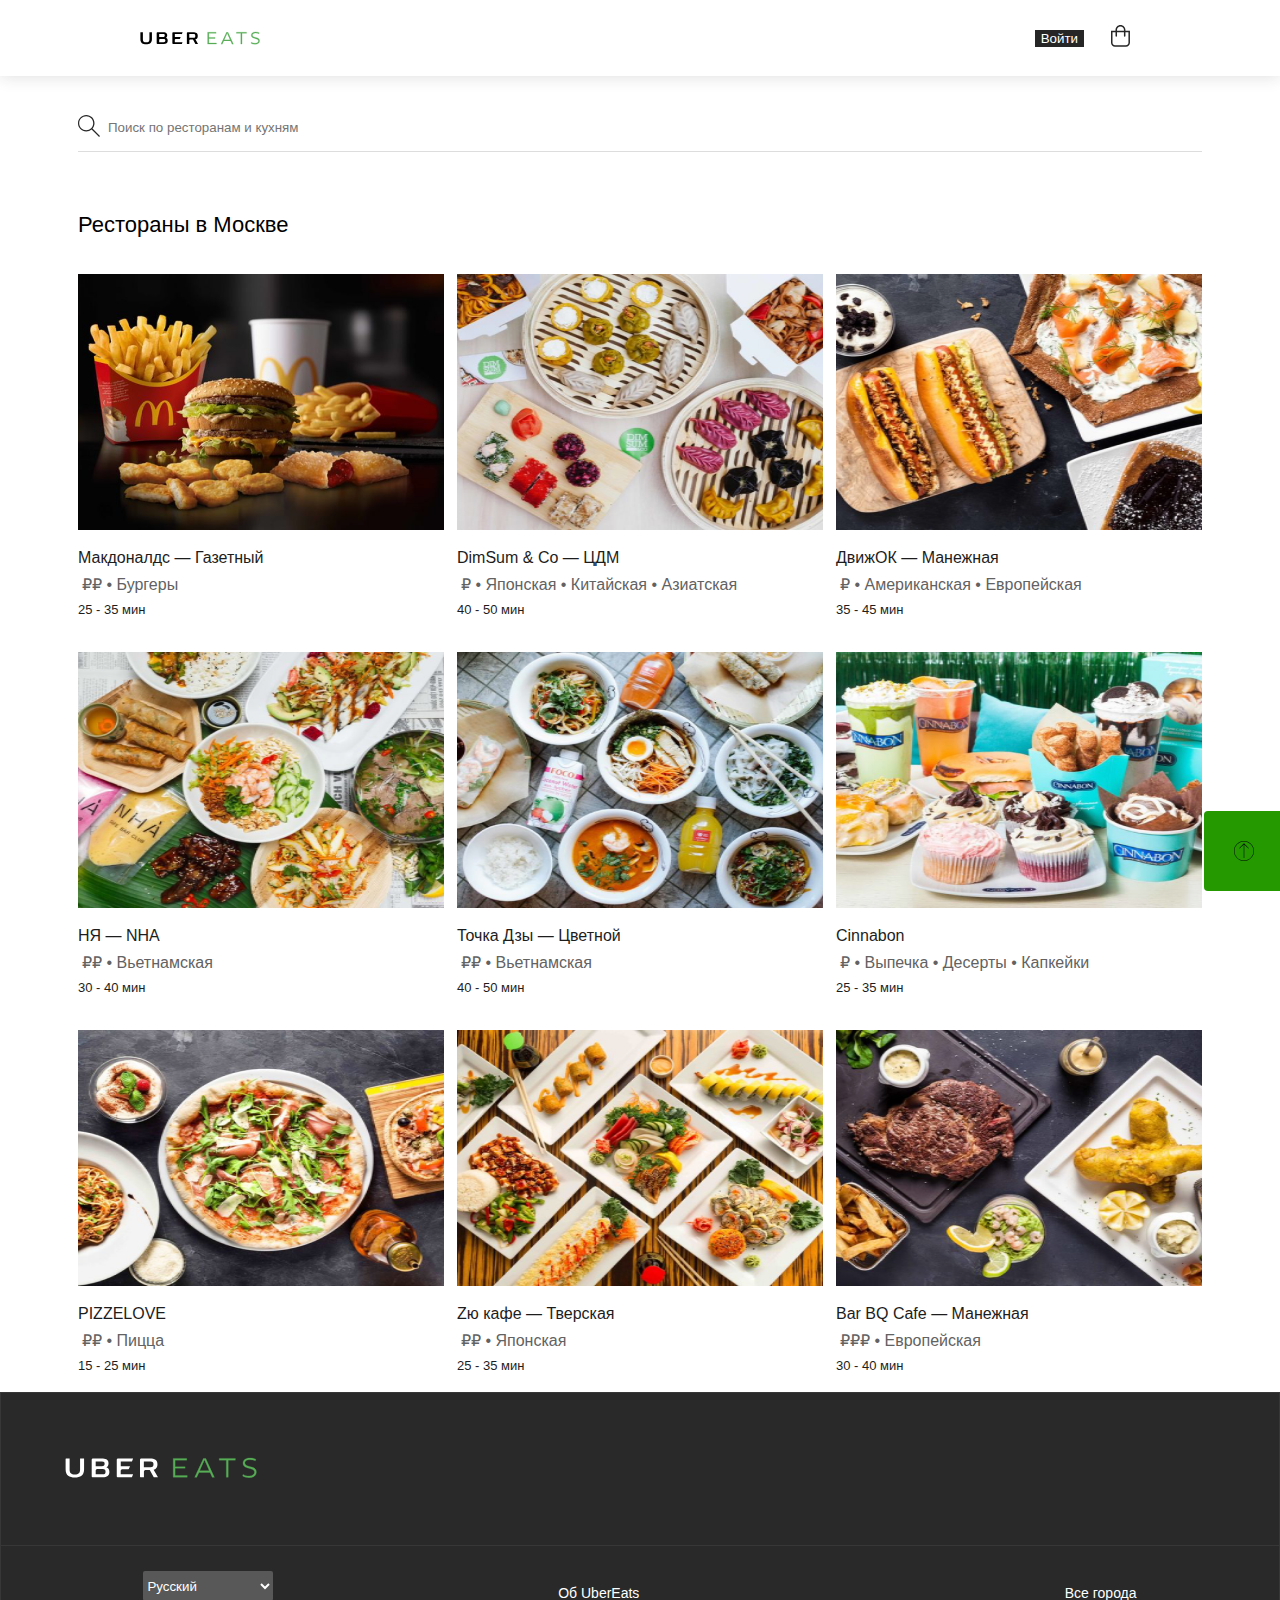
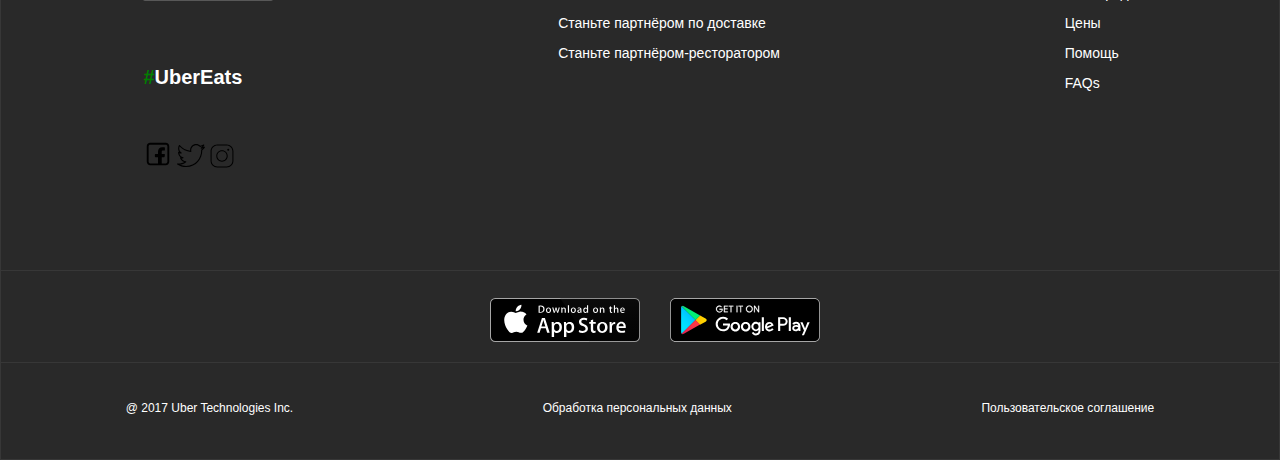
<file: index.html>
<!DOCTYPE html>
<html lang="ru">
<head>
    <meta charset="UTF-8">
    <meta http-equiv="X-UA-Compatible" content="IE=edge">
    <meta name="viewport" content="width=device-width, initial-scale=1.0">
    <link href="https://cdn.jsdelivr.net/npm/bootstrap@5.2.0-beta1/dist/css/bootstrap.min.css" rel="stylesheet" integrity="sha384-0evHe/X+R7YkIZDRvuzKMRqM+OrBnVFBL6DOitfPri4tjfHxaWutUpFmBp4vmVor" crossorigin="anonymous">
    <link rel="stylesheet" href="css/style.min.css">
    <title>UBER EATS</title>
</head>
<body>
    <section class="">
        <header class="header">
            <div class="header__wrapper">
                <div class="header__logo--wrapper">
                    <a class="header__logo" href="https://www.ubereats.com"></a>
                </div>
                <div class="authorization-options__wrapper">
                    <button class="authorization-options">Войти</button>
                    <a href="https://www.ubereats.com">
                        <img src="icon/basket.svg" alt="basket-logo">
                    </a>
                </div>
            </div>
        </header>
    </section>
    <div class="restaurant-choose__wrapper">
        <div class="restaurant-choose">
            <label class="search__label">
                <input type="text" class="search" placeholder="Поиск по ресторанам и кухням">
            </label>
            <span class="restaurant-choose__city">Рестораны в Москве</span>
            <ul class="restaurant-choose__first row">
                <li class="col-sm">
                    <a href="" class="card col-sm">
                        <img src="img/card_main/card_1.png" alt="#" class="card__photo">
                        <span class="card__restaurant ">Макдоналдс — Газетный</span>
                        <span class="card__cuisines">₽₽ • Бургеры</span>
                        <span class="card__time">25 - 35 мин</span>
                    </a>
                </li>
                <li class="col-sm">
                    <a href="" class="card col-sm">
                        <img src="img/card_main/Card_2.png" alt="#" class="card__photo">
                        <span class="card__restaurant ">DimSum & Co — ЦДМ</span>
                        <span class="card__cuisines">₽ • Японская • Китайская • Азиатская</span>
                        <span class="card__time">40 - 50 мин</span>
                    </a>
                </li>
                <li class="col-sm">
                    <a href="" class="card col-sm">
                        <img src="img/card_main/card_3.png" alt="#" class="card__photo">
                        <span class="card__restaurant ">ДвижОК — Манежная</span>
                        <span class="card__cuisines">₽ • Американская • Европейская</span>
                        <span class="card__time">35 - 45 мин</span>
                    </a>
                </li>
            </ul>
            <ul class="restaurant-choose__second row">
                <li class="col-sm">
                    <a href="" class="card col-lg">
                        <img src="img/card_main/card_4.png" alt="#" class="card__photo">
                        <span class="card__restaurant ">НЯ — NHA</span>
                        <span class="card__cuisines">₽₽ • Вьетнамская</span>
                        <span class="card__time">30 - 40 мин</span>
                    </a>
                </li>
                <li class="col-sm">
                    <a href="" class="card col-lg">
                        <img src="img/card_main/card_5.png" alt="#" class="card__photo">
                        <span class="card__restaurant ">Точка Дзы — Цветной</span>
                        <span class="card__cuisines">₽₽ • Вьетнамская</span>
                        <span class="card__time">40 - 50 мин</span>
                    </a>
                </li>
                <li class="col-sm">
                    <a href="" class="card col-lg">
                        <img src="img/card_main/card_6.png" alt="#" class="card__photo">
                        <span class="card__restaurant ">Cinnabon</span>
                        <span class="card__cuisines">₽ • Выпечка • Десерты • Капкейки</span>
                        <span class="card__time">25 - 35 мин</span>
                    </a>
                </li>
            </ul>
            <ul class="restaurant-choose__third row">
                <li class="col-sm">
                    <a href="" class="card">
                        <img src="img/card_main/card_7.png" alt="#" class="card__photo">
                        <span class="card__restaurant ">PIZZELOVE</span>
                        <span class="card__cuisines">₽₽ • Пицца</span>
                        <span class="card__time">15 - 25 мин</span>
                    </a>
                </li>
                <li class="col-sm">
                    <a href="" class="card">
                        <img src="img/card_main/card_8.png" alt="#" class="card__photo">
                        <span class="card__restaurant ">Zю кафе — Тверская</span>
                        <span class="card__cuisines">₽₽ • Японская</span>
                        <span class="card__time">25 - 35 мин</span>
                    </a>
                </li>
                <li class="col-sm">
                    <a href="" class="card">
                        <img src="img/card_main/card_9.png" alt="#" class="card__photo">
                        <span class="card__restaurant ">Bar BQ Cafe — Манежная</span>
                        <span class="card__cuisines">₽₽₽ • Европейская</span>
                        <span class="card__time">30 - 40 мин</span>
                    </a>
                </li>
            </ul>
        </div>
    </div>
    <div class="footer">  
        <div class="image"> 
            <img class="white-logo" src="icon/white-logo.svg" alt=""> 
        </div> 
        <div class="languageaboutussupport"> 
            <div class="languagesss"> 
                <select class="changelanguage" name="language"> 
                    <option value="russian">Русский</option> 
                </select> 
                <p class="ubereats"><span class="uber">#</span>UberEats</p> 
                <div class="footer__logo"> 
                <img src="icon/facebook.svg" width="30"> 
                <img src="icon/twitter.svg" width="28"> 
                <img src="icon/instagram.svg" width="26"> 
                </div> 
            </div> 
            <div class="aboutus"> 
                <p>Об UberEats</p> 
                <p>Станьте партнёром по доставке</p> 
                <p>Станьте партнёром-ресторатором</p> 
            </div> 
            <div class="support"> 
                <p>Все города</p> 
                <p>Цены</p> 
                <p>Помощь</p> 
                <p>FAQs</p> 
                </div> 
            </div>
            <div class="download"> 
                <img src="icon/appstore.svg" width="150"> 
                <img src="icon/googleplay.svg" width="150"> 
            </div> 
            <div class="last"> 
                <p>@ 2017 Uber Technologies Inc.</p> 
                <p>Обработка персональных данных</p> 
                <p>Пользовательское соглашение</p> 
            </div> 
            <a href="restaurant.html" target="#"> 
                <div class="arrow__up"> 
                    <img src="icon/arrow_up.svg"> 
                </div> 
            </a> 
    </div>
</body>
</html>
</file>
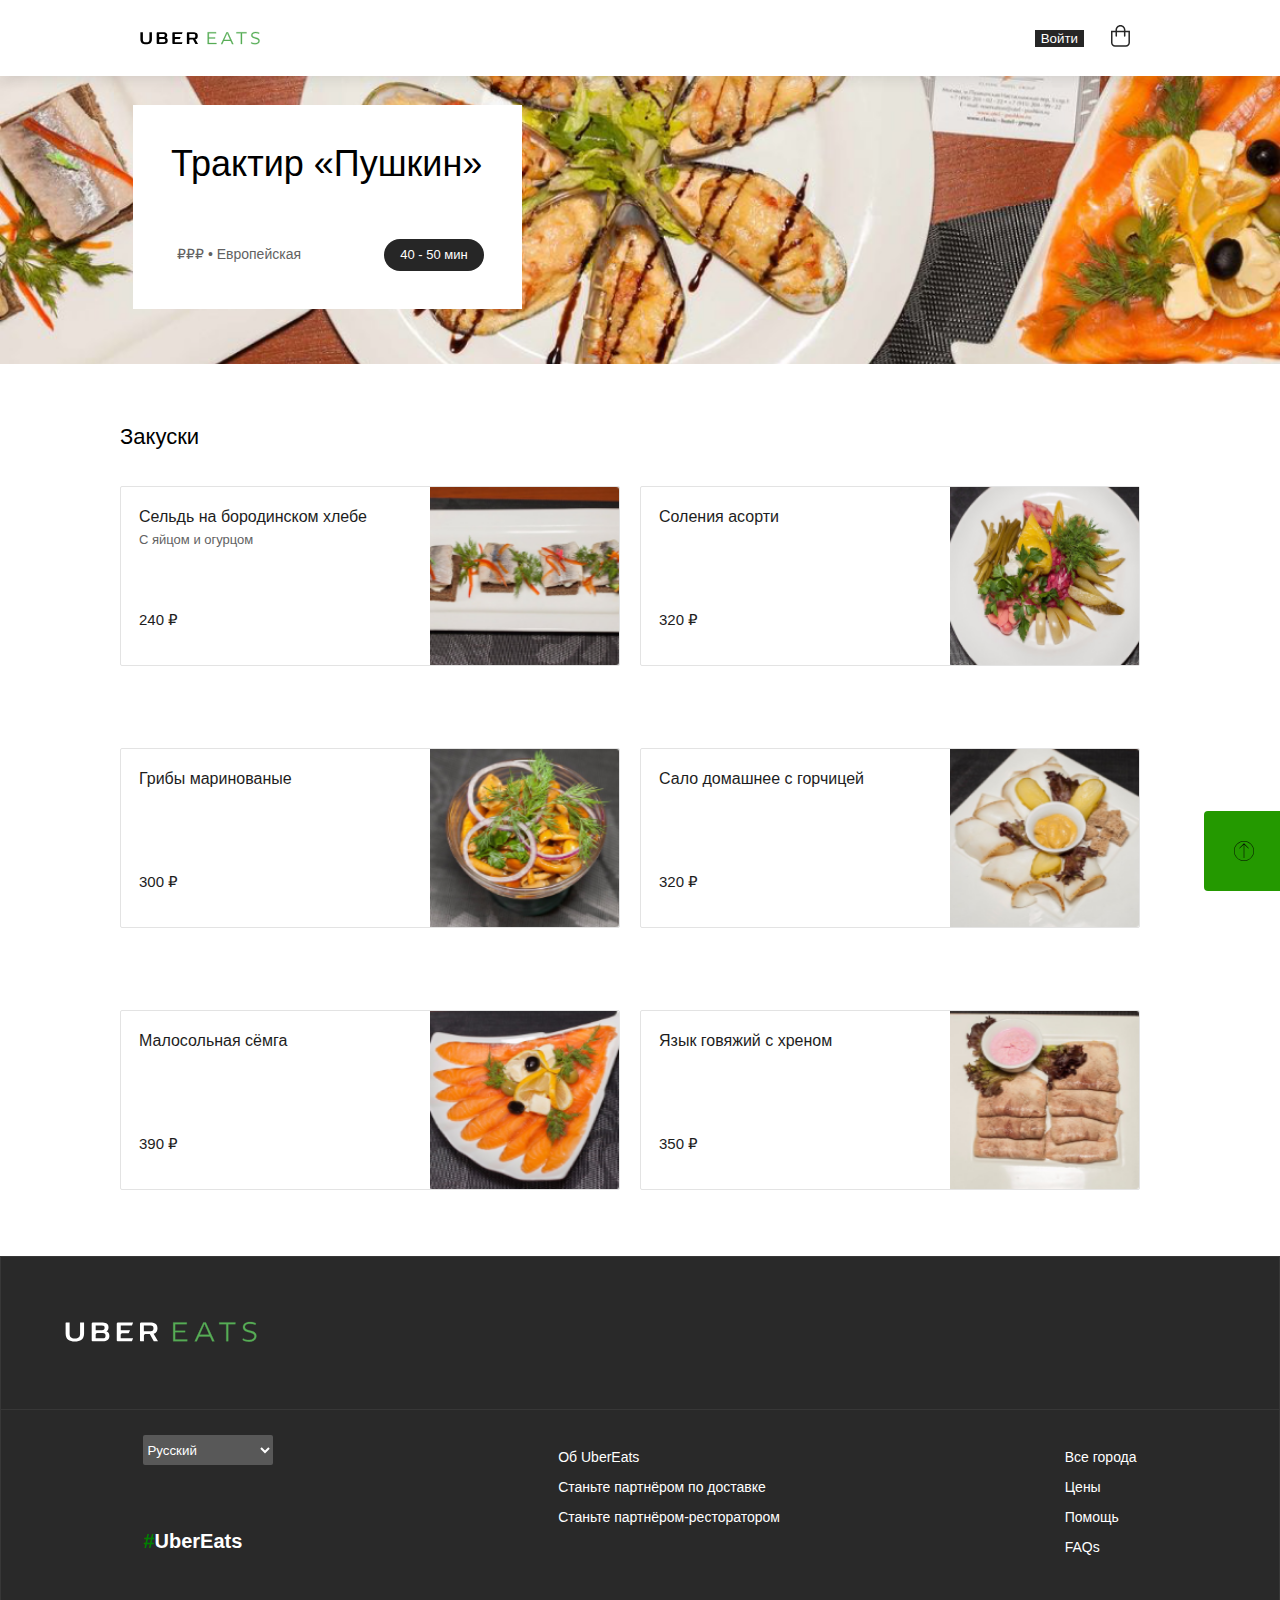
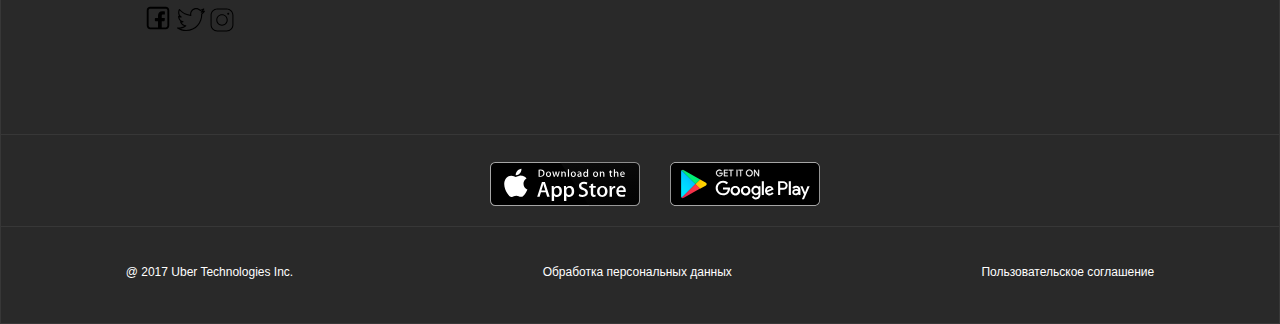
<file: restaurant.html>
<!DOCTYPE html>
<html lang="ru">
<head>
    <meta charset="UTF-8">
    <meta http-equiv="X-UA-Compatible" content="IE=edge">
    <meta name="viewport" content="width=device-width, initial-scale=1.0">
    <link href="https://cdn.jsdelivr.net/npm/bootstrap@5.2.0-beta1/dist/css/bootstrap.min.css" rel="stylesheet" integrity="sha384-0evHe/X+R7YkIZDRvuzKMRqM+OrBnVFBL6DOitfPri4tjfHxaWutUpFmBp4vmVor" crossorigin="anonymous">
    <link rel="stylesheet" href="css/style.min.css">
    <title>Трактир</title>
</head>
<body>
    <header class="header">
        <div class="header__wrapper">
            <div class="header__logo--wrapper">
                <a class="header__logo" href="https://www.ubereats.com"></a>
            </div>
            <div class="authorization-options__wrapper">
                <button class="authorization-options">Войти</button>
                <a href="https://www.ubereats.com">
                    <img src="icon/basket.svg" alt="basket">
                </a>
            </div>
        </div>
    </header>
    <div class="restaurant-preview__background">
        <div class="restaurant-preview__wrapper">
            <div class="restaurant-preview">
                <span class="restaurant-preview__title">Трактир «Пушкин»</span>
                <div class="restaurant-preview__footer">
                    <span class="restaurant-preview__price">₽₽₽ • Европейская</span>
                    <span class="restaurant-preview__time">40 - 50 мин</span>
                </div>
            </div>
        </div>
    </div>
    <div class="restaurant-choose__wrapper">
        <div class="restaurant-choose">
            <span class="restaurant-choose__city">Закуски</span>
            <ul class="restaurant-choose__first row">
                <li class="col-sm">
                    <a href="#" class="restaurant-card">
                        <div class="restaurant-card__content">
                            <span class="restaurant-card__title ">Сельдь на бородинском хлебе</span>
                            <span class="restaurant-card__options">С яйцом и огурцом</span>
                            <span class="restaurant-card__price">240 ₽</span>
                        </div>
                        <img src="img/card1.png" alt="#">
                    </a>
                </li>
                <li class="col-sm">
                    <a href="#" class="restaurant-card">
                        <div class="restaurant-card__content">
                            <span class="restaurant-card__title ">Соления асорти</span>
                            <span class="restaurant-card__options"></span>
                            <span class="restaurant-card__price">320 ₽</span>
                        </div>
                        <img src="img/card2.png" alt="#">
                    </a>
                </li>
            </ul>
            <ul class="restaurant-choose__second row">
                <li class="col-sm">
                    <a href="#" class="restaurant-card">
                        <div class="restaurant-card__content">
                            <span class="restaurant-card__title ">Грибы маринованые</span>
                            <span class="restaurant-card__options"></span>
                            <span class="restaurant-card__price">300 ₽</span>
                        </div>
                        <img src="img/card3.png" alt="#">
                    </a>
                </li>
                <li class="col-sm">
                    <a href="#" class="restaurant-card">
                        <div class="restaurant-card__content">
                            <span class="restaurant-card__title ">Сало домашнее с горчицей</span>
                            <span class="restaurant-card__options"></span>
                            <span class="restaurant-card__price">320 ₽</span>
                        </div>
                        <img src="img/card4.png" alt="#">
                    </a>
                </li>
            </ul>
            <ul class="restaurant-choose__third row">
                <li class="col-sm">
                    <a href="#" class="restaurant-card">
                        <div class="restaurant-card__content">
                            <span class="restaurant-card__title ">Малосольная сёмга</span>
                            <span class="restaurant-card__options"></span>
                            <span class="restaurant-card__price">390 ₽</span>
                        </div>
                        <img src="img/card5.png" alt="#">
                    </a>
                </li>
                <li class="col-sm">
                    <a href="#" class="restaurant-card">
                        <div class="restaurant-card__content">
                            <span class="restaurant-card__title ">Язык говяжий с хреном</span>
                            <span class="restaurant-card__options"></span>
                            <span class="restaurant-card__price">350 ₽</span>
                        </div>
                        <img src="img/card6.png" alt="#">
                    </a>
                </li>
            </ul>
        </div>
    </div>
    <div class="footer">  
        <div class="image"> 
        <img class="white-logo" src="icon/white-logo.svg" alt="#"> 
        </div> 
        <div class="languageaboutussupport"> 
            <div class="languagesss"> 
                <select class="changelanguage" name="language"> 
                <option value="russian">Русский</option> 
                </select> 
                <p class="ubereats"><span class="uber">#</span>UberEats</p> 
            <div class="footer__logo"> 
                <img src="icon/facebook.svg" width="30"> 
                <img src="icon/twitter.svg" width="28"> 
                <img src="icon/instagram.svg" width="26"> 
            </div> 
            </div> 
            <div class="aboutus"> 
                <p>Об UberEats</p> 
                <p>Станьте партнёром по доставке</p> 
                <p>Станьте партнёром-ресторатором</p> 
            </div> 
            <div class="support"> 
            <p>Все города</p> 
            <p>Цены</p> 
            <p>Помощь</p> 
            <p>FAQs</p> 
            </div> 
        </div> 
 
        <div class="download"> 
            <img src="icon/appstore.svg" width="150"> 
            <img src="icon/googleplay.svg" width="150"> 
        </div> 
         
        <div class="last"> 
            <p>@ 2017 Uber Technologies Inc.</p> 
            <p>Обработка персональных данных</p> 
            <p>Пользовательское соглашение</p> 
        </div> 
        <a href="index.html" target="#"> 
            <div class="arrow__up"> 
                <img src="icon/arrow_up.svg"> 
            </div> 
        </a> 
    </div>
</body>
</html>
</file>
<file: css/style.min.css>
.authorization-options__wrapper{display:-webkit-box;display:-ms-flexbox;display:flex;-webkit-box-align:center;-ms-flex-align:center;align-items:center}.authorization-options{background:#262626;color:#fff;border:none;margin:0 16px 0 27px}.card{display:-webkit-box;display:-ms-flexbox;display:flex;-webkit-box-orient:vertical;-webkit-box-direction:normal;-ms-flex-direction:column;flex-direction:column;width:366px;text-decoration:none;border:none}.card__photo{height:256px}.card__restaurant{line-height:24px;color:#1d1d1d;margin-top:16px}.card__cuisines{font-size:16px;line-height:21px;color:#626262;margin:4px}.card__time{font-size:13px;line-height:21px;color:#1d1d1d}.footer{font-size:14px;width:100%;color:white;background-color:#292929;border:1px solid rgba(117,117,117,0.2)}.white-logo{margin:5%}.image{height:100%;border-bottom:1px solid rgba(117,117,117,0.2)}.languageaboutussupport{width:100%;height:300px;margin-left:0%;margin-top:2%;display:-webkit-box;display:-ms-flexbox;display:flex;-webkit-box-orient:horizontal;-webkit-box-direction:normal;-ms-flex-direction:row;flex-direction:row;-ms-flex-pack:distribute;justify-content:space-around;border-bottom:1px solid rgba(117,117,117,0.2)}.download{border-bottom:1px solid rgba(117,117,117,0.2);display:-webkit-box;display:-ms-flexbox;display:flex;-webkit-box-orient:horizontal;-webkit-box-direction:normal;-ms-flex-direction:row;flex-direction:row;-webkit-box-pack:center;-ms-flex-pack:center;justify-content:center;margin-top:2%}.download img{margin:1px 0 20px 30px}.languagesss{display:-webkit-box;display:-ms-flexbox;display:flex;-webkit-box-orient:vertical;-webkit-box-direction:normal;-ms-flex-direction:column;flex-direction:column}.last{font-size:12px;margin-left:0%;margin-top:2%;display:-webkit-box;display:-ms-flexbox;display:flex;-webkit-box-orient:horizontal;-webkit-box-direction:normal;-ms-flex-direction:row;flex-direction:row;-ms-flex-pack:distribute;justify-content:space-around;height:70px}.arrow__up img{width:20px;height:40px}.arrow__up:active{background-color:#0c4a00}.arrow__up{position:fixed;bottom:1%;margin-bottom:0%;margin-left:94%;display:-webkit-box;display:-ms-flexbox;display:flex;-webkit-box-pack:center;-ms-flex-pack:center;justify-content:center;-webkit-box-align:center;-ms-flex-align:center;align-items:center;border-radius:4px;width:80px;height:80px;background-color:#249900}.ubereats{font-size:20px;margin-top:50%;font-weight:bold}.uber{color:green}.changelanguage{border-radius:2px;border:none;color:#fff;width:130px;height:30px;background-color:#585858}.footer__logo{margin-top:30px}.header{background:#fff;-webkit-box-shadow:0 0 16px rgba(38,38,38,0.16);box-shadow:0 0 16px rgba(38,38,38,0.16);position:absolute;width:100%}.header__wrapper{display:-webkit-box;display:-ms-flexbox;display:flex;width:1000px;margin:0 auto;-webkit-box-pack:justify;-ms-flex-pack:justify;justify-content:space-between}.header__logo{display:block;width:121px;height:100%;background:url("../icon/header-logo.svg") no-repeat center}.restaurant-card{width:500px;height:180px;margin-right:20px;border:1px solid rgba(117,117,117,0.2);-webkit-box-sizing:border-box;box-sizing:border-box;border-radius:2px;display:-webkit-box;display:-ms-flexbox;display:flex;-webkit-box-pack:justify;-ms-flex-pack:justify;justify-content:space-between;text-decoration:none;margin-bottom:50px}.restaurant-card__content{padding:18px 0 18px 18px;display:-webkit-box;display:-ms-flexbox;display:flex;-webkit-box-orient:vertical;-webkit-box-direction:normal;-ms-flex-direction:column;flex-direction:column}.restaurant-card__title{font-size:16px;line-height:24px;color:#1d1d1d}.restaurant-card__options{font-size:13px;line-height:21px;color:#626262;height:80px}.restaurant-card__price{font-weight:500;font-size:15px;line-height:21px;color:#1d1d1d}.restaurant-choose{display:-webkit-box;display:-ms-flexbox;display:flex;-webkit-box-orient:vertical;-webkit-box-direction:normal;-ms-flex-direction:column;flex-direction:column}.restaurant-choose__wrapper{display:-webkit-box;display:-ms-flexbox;display:flex;-webkit-box-pack:center;-ms-flex-pack:center;justify-content:center}.restaurant-choose__city{font-size:22px;line-height:34px;margin:56px 0 16px}.restaurant-choose__first,.restaurant-choose__second,.restaurant-choose__third{padding:0;display:-webkit-box;display:-ms-flexbox;display:flex;-webkit-box-pack:justify;-ms-flex-pack:justify;justify-content:space-between;list-style:none}.restaurant-menu{padding:70px;display:-webkit-box;display:-ms-flexbox;display:flex;width:1124px;list-style:none}.restaurant-menu__nav{border-bottom:1px solid rgba(117,117,117,0.2);height:80px;-webkit-box-pack:center;-ms-flex-pack:center;justify-content:center;display:-webkit-box;display:-ms-flexbox;display:flex;-webkit-box-align:center;-ms-flex-align:center;align-items:center}.restaurant-menu__card{font-size:16px;line-height:19px;color:#626262;text-decoration:none;margin-right:50px}.restaurant-menu__card:hover{color:#327430}.restaurant-preview__background{background:url("../img/bg.png") no-repeat;background-size:cover;padding-top:80px;height:364px;display:-webkit-box;display:-ms-flexbox;display:flex;-webkit-box-pack:center;-ms-flex-pack:center;justify-content:center}.restaurant-preview__wrapper{width:1124px}.restaurant-preview{width:389px;height:204px;margin:25px 0 0 55px;background:#fff;display:-webkit-box;display:-ms-flexbox;display:flex;-webkit-box-orient:vertical;-webkit-box-direction:normal;-ms-flex-direction:column;flex-direction:column;padding:38px;-webkit-box-pack:justify;-ms-flex-pack:justify;justify-content:space-between}.restaurant-preview__title{font-size:36px;line-height:42px}.restaurant-preview__footer{display:-webkit-box;display:-ms-flexbox;display:flex;width:100%;-webkit-box-pack:justify;-ms-flex-pack:justify;justify-content:space-between;-webkit-box-align:center;-ms-flex-align:center;align-items:center}.restaurant-preview__price{font-size:14px;line-height:21px;color:#626262;margin:6px}.restaurant-preview__time{font-size:13px;line-height:15px;color:#fff;background:#262626;border-radius:16px;display:-webkit-box;display:-ms-flexbox;display:flex;-webkit-box-align:center;-ms-flex-align:center;align-items:center;-webkit-box-pack:center;-ms-flex-pack:center;justify-content:center;width:100px;height:32px}.search{width:1124px;height:79px;border:none;border-bottom:1px solid #ddd;padding:30px 0 0 30px;-webkit-box-sizing:border-box;box-sizing:border-box;outline:none}.search__label{margin-top:73px}.search__label::before{content:url("../icon/Shapesearch.svg");position:absolute;top:115px}*{-webkit-box-sizing:border-box;box-sizing:border-box;font-family:"Roboto",sans-serif}body{margin:0}
/*# sourceMappingURL=style.min.css.map */
</file>
